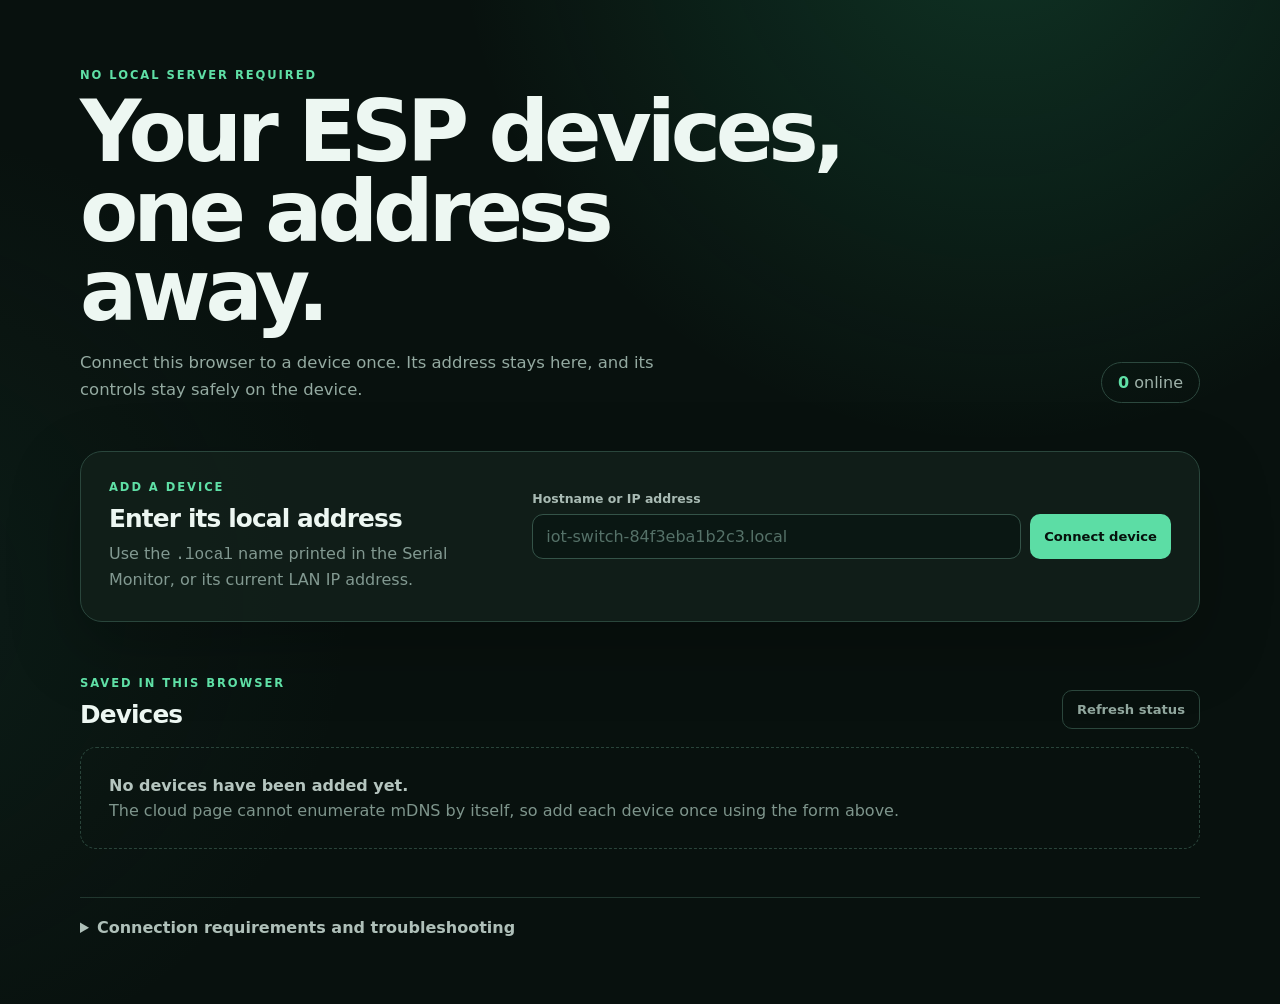
<file: docs/index.html>
<!doctype html>
<html lang="en">
<head>
  <meta charset="utf-8">
  <meta name="viewport" content="width=device-width, initial-scale=1">
  <meta name="theme-color" content="#0b1512">
  <title>ESP-IOT Web</title>
  <link rel="stylesheet" href="styles.css">
</head>
<body>
  <main>
    <header class="hero">
      <div>
        <p class="eyebrow">NO LOCAL SERVER REQUIRED</p>
        <h1>Your ESP devices,<br>one address away.</h1>
        <p class="intro">Connect this browser to a device once. Its address stays here, and its controls stay safely on the device.</p>
      </div>
      <div class="online-pill"><span id="onlineCount">0</span> online</div>
    </header>

    <section class="connect-panel" aria-labelledby="connect-title">
      <div class="panel-copy">
        <p class="step">ADD A DEVICE</p>
        <h2 id="connect-title">Enter its local address</h2>
        <p>Use the <code>.local</code> name printed in the Serial Monitor, or its current LAN IP address.</p>
      </div>
      <form id="connectForm">
        <label for="deviceAddress">Hostname or IP address</label>
        <div class="input-row">
          <input id="deviceAddress" name="deviceAddress" required autocomplete="off" spellcheck="false"
                 placeholder="iot-switch-84f3eba1b2c3.local">
          <button class="primary" type="submit">Connect device</button>
        </div>
        <p id="connectMessage" class="form-message" role="status"></p>
      </form>
    </section>

    <section class="section-heading">
      <div>
        <p class="step">SAVED IN THIS BROWSER</p>
        <h2>Devices</h2>
      </div>
      <button id="refreshButton" class="quiet" type="button">Refresh status</button>
    </section>

    <section id="emptyState" class="empty-state">
      <p>No devices have been added yet.</p>
      <span>The cloud page cannot enumerate mDNS by itself, so add each device once using the form above.</span>
    </section>
    <section id="deviceGrid" class="device-grid" aria-live="polite"></section>

    <details class="help">
      <summary>Connection requirements and troubleshooting</summary>
      <div>
        <p>Your browser and ESP device must be on the same LAN. When asked, allow this site to find and connect to devices on your local network.</p>
        <p>Current Chrome or Edge is recommended. If a <code>.local</code> address does not resolve, enter the device IP shown in its Serial Monitor. Reflash the updated firmware first so the read-only dashboard endpoints include the required browser headers.</p>
        <p>Device addresses and aliases are stored only in this browser. They are not uploaded to GitHub or another service.</p>
      </div>
    </details>
  </main>

  <template id="deviceTemplate">
    <article class="device-card">
      <div class="card-top">
        <div>
          <h3 class="device-name"></h3>
          <p class="device-model"></p>
        </div>
        <span class="device-state"></span>
      </div>
      <dl class="device-status"></dl>
      <div class="device-network">
        <span class="device-address"></span>
        <code class="device-id"></code>
      </div>
      <div class="card-actions">
        <button class="rename-button secondary" type="button">Rename</button>
        <button class="remove-button danger" type="button">Remove</button>
        <a class="open-button primary" target="_blank" rel="noreferrer">Open controls</a>
      </div>
    </article>
  </template>

  <script src="app.js"></script>
</body>
</html>
</file>
<file: docs/styles.css>
:root {
  color-scheme: dark;
  font-family: Inter, ui-sans-serif, system-ui, -apple-system, BlinkMacSystemFont, "Segoe UI", sans-serif;
  background: #08110e;
  color: #edf7f2;
  font-synthesis: none;
}

* { box-sizing: border-box; }

body {
  margin: 0;
  min-height: 100vh;
  background:
    radial-gradient(circle at 78% -10%, rgba(48, 205, 139, .18), transparent 34rem),
    radial-gradient(circle at -10% 60%, rgba(41, 106, 85, .13), transparent 30rem),
    #08110e;
}

button, input { font: inherit; }
button, a { -webkit-tap-highlight-color: transparent; }
main { width: min(1120px, calc(100% - 32px)); margin: 0 auto; padding: 68px 0 48px; }

.hero { display: flex; justify-content: space-between; align-items: end; gap: 32px; margin-bottom: 48px; }
.eyebrow, .step { color: #5fe0a6; font-size: .72rem; font-weight: 800; letter-spacing: .17em; margin: 0 0 10px; }
h1 { max-width: 780px; margin: 0 0 18px; font-size: clamp(2.6rem, 7vw, 5.3rem); line-height: .94; letter-spacing: -.06em; }
.intro { color: #94aaa1; font-size: 1.03rem; line-height: 1.65; max-width: 640px; margin: 0; }
.online-pill { flex: none; border: 1px solid #2c483e; border-radius: 999px; padding: 10px 16px; color: #9fb2aa; }
.online-pill span { color: #60dfa6; font-weight: 800; }

.connect-panel { display: grid; grid-template-columns: minmax(250px, .75fr) minmax(380px, 1.25fr); gap: 40px; align-items: center; background: rgba(17, 31, 26, .92); border: 1px solid #2a463c; border-radius: 22px; padding: 28px; box-shadow: 0 25px 70px rgba(0, 0, 0, .25); }
h2 { margin: 0; font-size: 1.55rem; letter-spacing: -.035em; }
.panel-copy > p:last-child { color: #829991; line-height: 1.55; margin: 9px 0 0; }
code { font-family: "SFMono-Regular", Consolas, monospace; }
label { display: block; color: #a9bbb4; font-size: .78rem; font-weight: 700; margin-bottom: 8px; }
.input-row { display: flex; gap: 9px; }
input { min-width: 0; flex: 1; background: #0a1713; border: 1px solid #345348; border-radius: 11px; color: #edf7f2; padding: 12px 13px; outline: none; }
input:focus { border-color: #5cdaa3; box-shadow: 0 0 0 3px rgba(92, 218, 163, .1); }
input::placeholder { color: #557168; }
.form-message { min-height: 1.2em; margin: 9px 1px 0; color: #849a92; font-size: .78rem; }
.form-message.success { color: #62dfa7; }
.form-message.error { color: #ff947f; }

button, a.primary { border: 0; border-radius: 10px; padding: 11px 14px; cursor: pointer; font-size: .82rem; font-weight: 750; text-decoration: none; text-align: center; }
.primary { background: #5cdda5; color: #06110c; }
button:disabled { cursor: wait; opacity: .55; }
.secondary { background: #20362e; color: #c5d4ce; }
.danger { background: transparent; color: #d89a8d; border: 1px solid #49352f; }
.quiet { background: transparent; color: #91a79e; border: 1px solid #2b463c; }
.disabled { pointer-events: none; background: #32443d; color: #778a82; }

.section-heading { display: flex; justify-content: space-between; align-items: end; margin: 54px 0 18px; }
.empty-state { border: 1px dashed #29443a; border-radius: 16px; padding: 28px; color: #b5c5bf; }
.empty-state p { margin: 0 0 6px; font-weight: 700; }
.empty-state span { color: #7e958c; }
.device-grid { display: grid; grid-template-columns: repeat(auto-fit, minmax(320px, 1fr)); gap: 18px; }
.device-card { background: rgba(16, 29, 25, .9); border: 1px solid #29483c; border-radius: 18px; padding: 22px; box-shadow: 0 18px 50px rgba(0, 0, 0, .18); }
.device-card.offline { opacity: .64; }
.card-top { display: flex; justify-content: space-between; align-items: start; gap: 14px; }
h3 { margin: 0; font-size: 1.22rem; letter-spacing: -.025em; }
.device-model { margin: 5px 0 0; color: #789188; font-size: .76rem; }
.device-state { border-radius: 999px; background: #303c37; color: #9aacA5; padding: 5px 9px; font-size: .67rem; text-transform: uppercase; letter-spacing: .08em; }
.device-state.online { background: rgba(35, 196, 124, .15); color: #68e4ad; }
.device-status { display: grid; grid-template-columns: 1fr auto; gap: 9px 18px; margin: 20px 0; padding: 17px 0; border-block: 1px solid #223a32; font-size: .88rem; }
.device-status dt { color: #839990; }
.device-status dd { margin: 0; text-align: right; font-weight: 700; }
.device-network { display: flex; justify-content: space-between; gap: 12px; color: #a5b8b0; font-size: .73rem; }
.device-network code { color: #647f75; overflow: hidden; text-overflow: ellipsis; }
.card-actions { display: grid; grid-template-columns: auto auto 1fr; gap: 8px; margin-top: 21px; }

.help { margin-top: 48px; border-top: 1px solid #21372f; color: #8fa69d; }
.help summary { cursor: pointer; padding: 20px 0; color: #afc0b9; font-weight: 700; }
.help div { max-width: 760px; padding-bottom: 8px; line-height: 1.65; }

@media (max-width: 760px) {
  main { padding-top: 38px; }
  .hero { align-items: start; flex-direction: column; }
  .connect-panel { grid-template-columns: 1fr; gap: 24px; }
}

@media (max-width: 520px) {
  .input-row { flex-direction: column; }
  .section-heading { align-items: start; gap: 16px; }
  .device-grid { grid-template-columns: 1fr; }
  .device-network { flex-direction: column; }
  .card-actions { grid-template-columns: 1fr 1fr; }
  .card-actions .open-button { grid-column: 1 / -1; }
}
</file>
